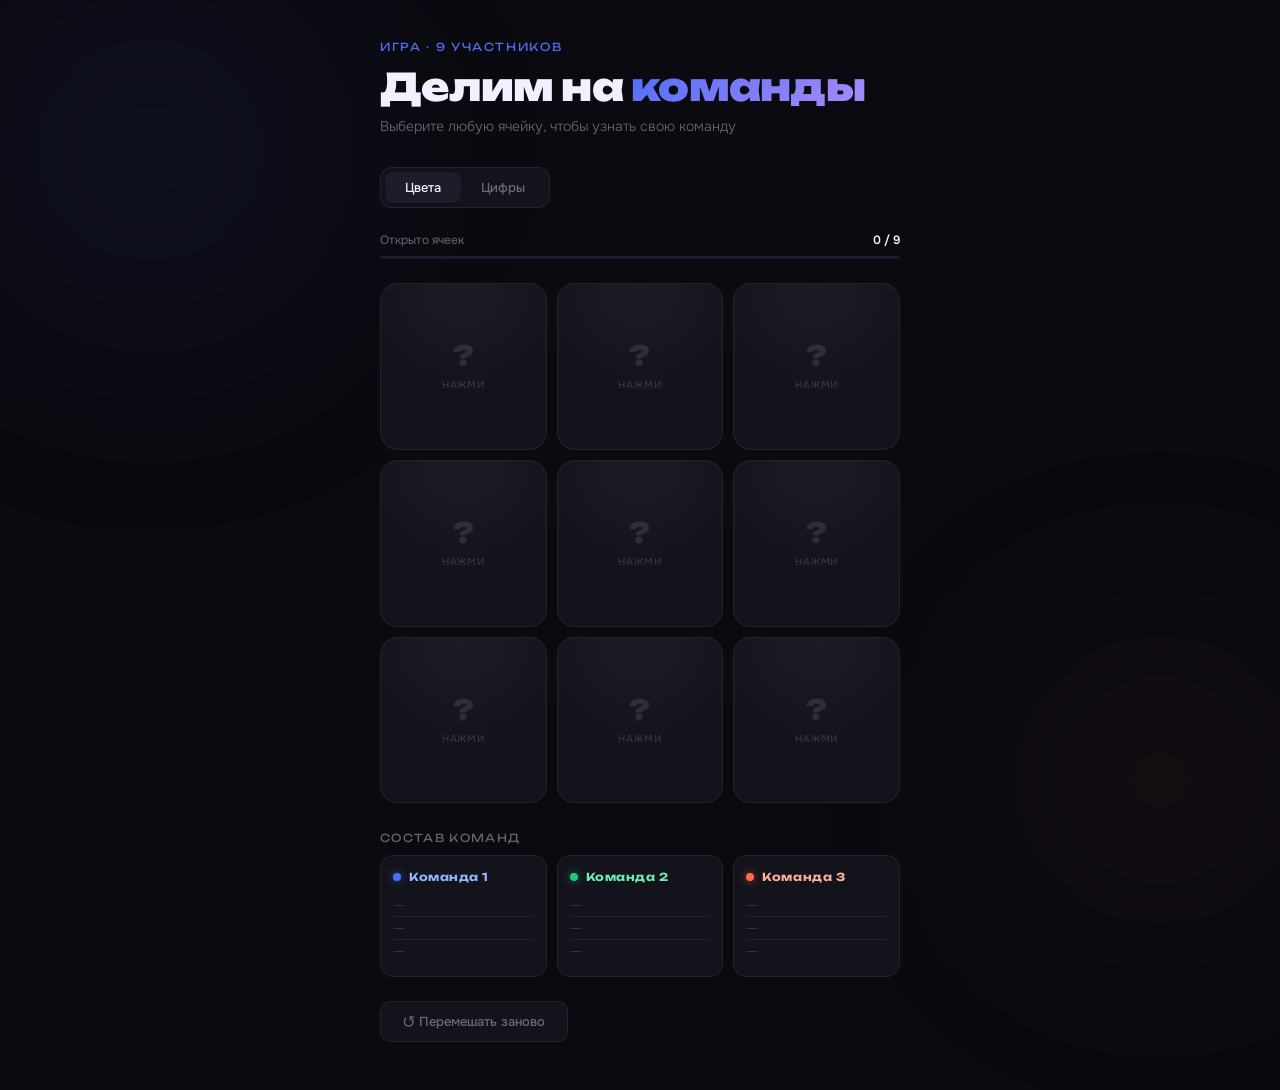
<file: team_picker.html>
<!DOCTYPE html>
<html lang="ru">
<head>
<meta charset="UTF-8">
<meta name="viewport" content="width=device-width, initial-scale=1.0">
<title>Команды</title>
<link href="https://fonts.googleapis.com/css2?family=Unbounded:wght@400;700;900&family=Onest:wght@300;400;500;600&display=swap" rel="stylesheet">
<style>
:root {
  --c1: #4F6EF7;
  --c2: #22C97A;
  --c3: #FF6B4A;
  --bg: #0A0A10;
  --surface: #13131C;
  --surface2: #1C1C2A;
  --border: rgba(255,255,255,0.07);
  --text: #F0F0FF;
  --muted: rgba(240,240,255,0.4);
}

* { box-sizing: border-box; margin: 0; padding: 0; }

body {
  background: var(--bg);
  font-family: 'Onest', sans-serif;
  color: var(--text);
  min-height: 100vh;
  overflow-x: hidden;
}

body::before, body::after {
  content: '';
  position: fixed;
  border-radius: 50%;
  filter: blur(120px);
  pointer-events: none;
  z-index: 0;
}
body::before {
  width: 500px; height: 500px;
  background: radial-gradient(circle, rgba(79,110,247,0.12) 0%, transparent 70%);
  top: -100px; left: -100px;
}
body::after {
  width: 400px; height: 400px;
  background: radial-gradient(circle, rgba(255,107,74,0.1) 0%, transparent 70%);
  bottom: -80px; right: -80px;
}

.page {
  position: relative; z-index: 1;
  max-width: 560px;
  margin: 0 auto;
  padding: 2.5rem 1.25rem 3rem;
}

.header { margin-bottom: 2rem; }
.eyebrow {
  font-size: 11px;
  font-family: 'Unbounded', sans-serif;
  letter-spacing: 0.15em;
  color: var(--c1);
  text-transform: uppercase;
  margin-bottom: 0.75rem;
  opacity: 0;
  animation: fadeUp 0.5s 0.1s forwards;
}
h1 {
  font-family: 'Unbounded', sans-serif;
  font-size: clamp(26px, 7vw, 38px);
  font-weight: 900;
  line-height: 1.1;
  letter-spacing: -0.02em;
  opacity: 0;
  animation: fadeUp 0.5s 0.2s forwards;
}
h1 span {
  background: linear-gradient(135deg, var(--c1), #A78BFA);
  -webkit-background-clip: text;
  -webkit-text-fill-color: transparent;
  background-clip: text;
}
.subtitle {
  font-size: 14px;
  color: var(--muted);
  margin-top: 0.6rem;
  font-weight: 300;
  opacity: 0;
  animation: fadeUp 0.5s 0.3s forwards;
}

.toggle-wrap {
  display: flex;
  background: var(--surface);
  border: 1px solid var(--border);
  border-radius: 12px;
  padding: 4px;
  margin-bottom: 1.5rem;
  width: fit-content;
  opacity: 0;
  animation: fadeUp 0.5s 0.4s forwards;
}
.mode-btn {
  padding: 7px 20px;
  border: none;
  border-radius: 8px;
  font-family: 'Onest', sans-serif;
  font-size: 13px;
  font-weight: 500;
  cursor: pointer;
  background: transparent;
  color: var(--muted);
  transition: all 0.2s;
}
.mode-btn.active {
  background: var(--surface2);
  color: var(--text);
  box-shadow: 0 1px 3px rgba(0,0,0,0.3);
}

.progress-wrap {
  margin-bottom: 1.5rem;
  opacity: 0;
  animation: fadeUp 0.5s 0.45s forwards;
}
.progress-label {
  font-size: 12px;
  color: var(--muted);
  margin-bottom: 8px;
  display: flex;
  justify-content: space-between;
}
.progress-label strong { color: var(--text); font-weight: 600; }
.progress-bar {
  height: 3px;
  background: var(--surface2);
  border-radius: 99px;
  overflow: hidden;
}
.progress-fill {
  height: 100%;
  background: linear-gradient(90deg, var(--c1), #A78BFA);
  border-radius: 99px;
  transition: width 0.5s cubic-bezier(0.34, 1.56, 0.64, 1);
  width: 0%;
}

.grid {
  display: grid;
  grid-template-columns: repeat(3, 1fr);
  gap: 10px;
  margin-bottom: 1.75rem;
  opacity: 0;
  animation: fadeUp 0.5s 0.5s forwards;
}

.cell {
  aspect-ratio: 1;
  border-radius: 18px;
  border: 1px solid var(--border);
  background: var(--surface);
  cursor: pointer;
  display: flex; align-items: center; justify-content: center;
  flex-direction: column;
  gap: 6px;
  position: relative;
  overflow: hidden;
  transition: transform 0.2s cubic-bezier(0.34, 1.56, 0.64, 1), border-color 0.2s, box-shadow 0.2s;
}
.cell::before {
  content: '';
  position: absolute; inset: 0;
  background: radial-gradient(circle at 50% 0%, rgba(255,255,255,0.04) 0%, transparent 60%);
  pointer-events: none;
}
.cell:hover:not(.revealed) {
  transform: scale(1.06) translateY(-2px);
  border-color: rgba(255,255,255,0.18);
  box-shadow: 0 12px 30px rgba(0,0,0,0.4);
}
.cell:active:not(.revealed) { transform: scale(0.97); }
.cell.revealed { cursor: default; }

.q-wrap { display: flex; flex-direction: column; align-items: center; gap: 8px; }
.q-mark {
  font-family: 'Unbounded', sans-serif;
  font-size: 28px; font-weight: 900;
  color: rgba(255,255,255,0.1); line-height: 1;
}
.q-hint {
  font-size: 10px; color: rgba(255,255,255,0.15);
  letter-spacing: 0.08em; text-transform: uppercase; font-weight: 500;
}

.cell-back {
  position: absolute; inset: 0;
  display: flex; flex-direction: column;
  align-items: center; justify-content: center;
  gap: 4px; border-radius: inherit;
  animation: revealPop 0.4s cubic-bezier(0.34, 1.56, 0.64, 1) forwards;
}
@keyframes revealPop {
  from { transform: scale(0.6); opacity: 0; }
  to { transform: scale(1); opacity: 1; }
}

.t1-bg { background: linear-gradient(145deg, #1a2a5e, #2a3d8f); border: 1px solid rgba(79,110,247,0.4); }
.t2-bg { background: linear-gradient(145deg, #0d3322, #0f4d34); border: 1px solid rgba(34,201,122,0.4); }
.t3-bg { background: linear-gradient(145deg, #3d1a0e, #5c2a1a); border: 1px solid rgba(255,107,74,0.4); }

.cell-num { font-family: 'Unbounded', sans-serif; font-size: 26px; font-weight: 900; line-height: 1; }
.t1-bg .cell-num { color: #93b4ff; }
.t2-bg .cell-num { color: #6eedb5; }
.t3-bg .cell-num { color: #ffb09a; }

.cell-tag { font-size: 10px; font-weight: 600; letter-spacing: 0.08em; text-transform: uppercase; opacity: 0.7; }
.t1-bg .cell-tag { color: #93b4ff; }
.t2-bg .cell-tag { color: #6eedb5; }
.t3-bg .cell-tag { color: #ffb09a; }

.cell-glow {
  width: 40px; height: 40px; border-radius: 50%;
  position: absolute; top: -10px; right: -10px;
  filter: blur(16px); opacity: 0.5;
}
.t1-bg .cell-glow { background: var(--c1); }
.t2-bg .cell-glow { background: var(--c2); }
.t3-bg .cell-glow { background: var(--c3); }

.teams-section { opacity: 0; animation: fadeUp 0.5s 0.65s forwards; }
.teams-heading {
  font-size: 11px; font-family: 'Unbounded', sans-serif;
  letter-spacing: 0.12em; color: var(--muted);
  text-transform: uppercase; margin-bottom: 10px;
}
.teams-grid {
  display: grid; grid-template-columns: repeat(3, 1fr);
  gap: 10px; margin-bottom: 1.5rem;
}
.team-card {
  border: 1px solid var(--border);
  border-radius: 14px; padding: 14px 12px;
  background: var(--surface);
  transition: border-color 0.3s;
}
.team-card.has-member { border-color: rgba(255,255,255,0.12); }
.team-card-header { display: flex; align-items: center; gap: 8px; margin-bottom: 10px; }
.team-dot { width: 8px; height: 8px; border-radius: 50%; flex-shrink: 0; }
.t1-dot { background: var(--c1); box-shadow: 0 0 8px rgba(79,110,247,0.6); }
.t2-dot { background: var(--c2); box-shadow: 0 0 8px rgba(34,201,122,0.6); }
.t3-dot { background: var(--c3); box-shadow: 0 0 8px rgba(255,107,74,0.6); }
.team-title { font-family: 'Unbounded', sans-serif; font-size: 11px; font-weight: 700; letter-spacing: 0.05em; }
.t1-card .team-title { color: #93b4ff; }
.t2-card .team-title { color: #6eedb5; }
.t3-card .team-title { color: #ffb09a; }

.member-slot {
  font-size: 12px; color: var(--muted);
  padding: 5px 0; border-bottom: 1px solid var(--border);
  display: flex; align-items: center; gap: 6px;
  transition: color 0.3s;
}
.member-slot:last-child { border-bottom: none; }
.member-slot.filled { color: var(--text); font-weight: 500; }
.member-slot-num { font-size: 10px; font-family: 'Unbounded', sans-serif; opacity: 0.4; min-width: 12px; }
.member-slot.filled .member-slot-num { opacity: 0.6; }

.btn-reset {
  display: flex; align-items: center; gap: 8px;
  padding: 11px 22px;
  border: 1px solid var(--border);
  border-radius: 10px;
  background: var(--surface);
  color: var(--muted);
  font-family: 'Onest', sans-serif;
  font-size: 13px; font-weight: 500;
  cursor: pointer;
  transition: all 0.2s;
}
.btn-reset:hover {
  border-color: rgba(255,255,255,0.2);
  color: var(--text); background: var(--surface2);
  transform: translateY(-1px);
}
.btn-reset:active { transform: scale(0.97); }

@keyframes fadeUp {
  from { opacity: 0; transform: translateY(14px); }
  to { opacity: 1; transform: translateY(0); }
}
</style>
</head>
<body>
<div class="page">
  <div class="header">
    <div class="eyebrow">Игра · 9 участников</div>
    <h1>Делим на <span>команды</span></h1>
    <p class="subtitle">Выберите любую ячейку, чтобы узнать свою команду</p>
  </div>

  <div class="toggle-wrap">
    <button class="mode-btn active" id="btn-color" onclick="setMode('color')">Цвета</button>
    <button class="mode-btn" id="btn-num" onclick="setMode('number')">Цифры</button>
  </div>

  <div class="progress-wrap">
    <div class="progress-label">
      <span>Открыто ячеек</span>
      <strong><span id="prog-n">0</span> / 9</strong>
    </div>
    <div class="progress-bar"><div class="progress-fill" id="prog-bar"></div></div>
  </div>

  <div class="grid" id="grid"></div>

  <div class="teams-section">
    <div class="teams-heading">Состав команд</div>
    <div class="teams-grid">
      <div class="team-card t1-card" id="card-t1">
        <div class="team-card-header"><div class="team-dot t1-dot"></div><span class="team-title">Команда 1</span></div>
        <div id="t1-members"></div>
      </div>
      <div class="team-card t2-card" id="card-t2">
        <div class="team-card-header"><div class="team-dot t2-dot"></div><span class="team-title">Команда 2</span></div>
        <div id="t2-members"></div>
      </div>
      <div class="team-card t3-card" id="card-t3">
        <div class="team-card-header"><div class="team-dot t3-dot"></div><span class="team-title">Команда 3</span></div>
        <div id="t3-members"></div>
      </div>
    </div>
    <button class="btn-reset" onclick="reset()">↺ Перемешать заново</button>
  </div>
</div>

<script>
const TEAMS = [
  { id: 1, colorBg: 't1-bg', num: '1', tag: 'Команда 1' },
  { id: 2, colorBg: 't2-bg', num: '2', tag: 'Команда 2' },
  { id: 3, colorBg: 't3-bg', num: '3', tag: 'Команда 3' },
];

let mode = 'color', order = [], revealed = [], count = 0;

function setMode(m) {
  mode = m;
  document.getElementById('btn-color').classList.toggle('active', m === 'color');
  document.getElementById('btn-num').classList.toggle('active', m === 'number');
  renderGrid();
}

function shuffle(arr) {
  const a = [...arr];
  for (let i = a.length - 1; i > 0; i--) {
    const j = Math.floor(Math.random() * (i + 1));
    [a[i], a[j]] = [a[j], a[i]];
  }
  return a;
}

function reset() {
  order = shuffle([1,1,1,2,2,2,3,3,3]);
  revealed = Array(9).fill(false);
  count = 0;
  document.getElementById('prog-bar').style.width = '0%';
  document.getElementById('prog-n').textContent = '0';
  renderGrid();
  renderTeams();
}

function renderGrid() {
  const grid = document.getElementById('grid');
  grid.innerHTML = '';
  for (let i = 0; i < 9; i++) {
    const cell = document.createElement('div');
    cell.className = 'cell' + (revealed[i] ? ' revealed' : '');
    cell.style.opacity = '0';
    cell.style.animation = `fadeUp 0.4s ${i * 0.04}s forwards`;

    if (revealed[i]) {
      const t = TEAMS[order[i] - 1];
      const back = document.createElement('div');
      back.className = 'cell-back ' + t.colorBg;
      const glow = document.createElement('div');
      glow.className = 'cell-glow';
      back.appendChild(glow);
      if (mode === 'number') {
        const num = document.createElement('span');
        num.className = 'cell-num';
        num.textContent = t.num;
        back.appendChild(num);
      }
      const tag = document.createElement('span');
      tag.className = 'cell-tag';
      tag.textContent = t.tag;
      back.appendChild(tag);
      cell.appendChild(back);
    } else {
      cell.innerHTML = `<div class="q-wrap"><div class="q-mark">?</div><div class="q-hint">нажми</div></div>`;
      cell.addEventListener('click', () => pick(i));
    }
    grid.appendChild(cell);
  }
}

function renderTeams() {
  for (let t = 1; t <= 3; t++) {
    const el = document.getElementById('t' + t + '-members');
    const card = document.getElementById('card-t' + t);
    el.innerHTML = '';
    const memberNums = [];
    for (let i = 0; i < 9; i++) {
      if (revealed[i] && order[i] === t) memberNums.push(i + 1);
    }
    for (let i = 0; i < 3; i++) {
      const d = document.createElement('div');
      if (i < memberNums.length) {
        d.className = 'member-slot filled';
        d.innerHTML = `<span class="member-slot-num">${i+1}</span>Участник ${memberNums[i]}`;
      } else {
        d.className = 'member-slot';
        d.innerHTML = `<span class="member-slot-num">—</span>`;
      }
      el.appendChild(d);
    }
    card.classList.toggle('has-member', memberNums.length > 0);
  }
}

function pick(i) {
  if (revealed[i]) return;
  revealed[i] = true;
  count++;
  document.getElementById('prog-n').textContent = count;
  document.getElementById('prog-bar').style.width = (count / 9 * 100) + '%';
  renderGrid();
  renderTeams();
}

reset();
</script>
</body>
</html>
</file>
